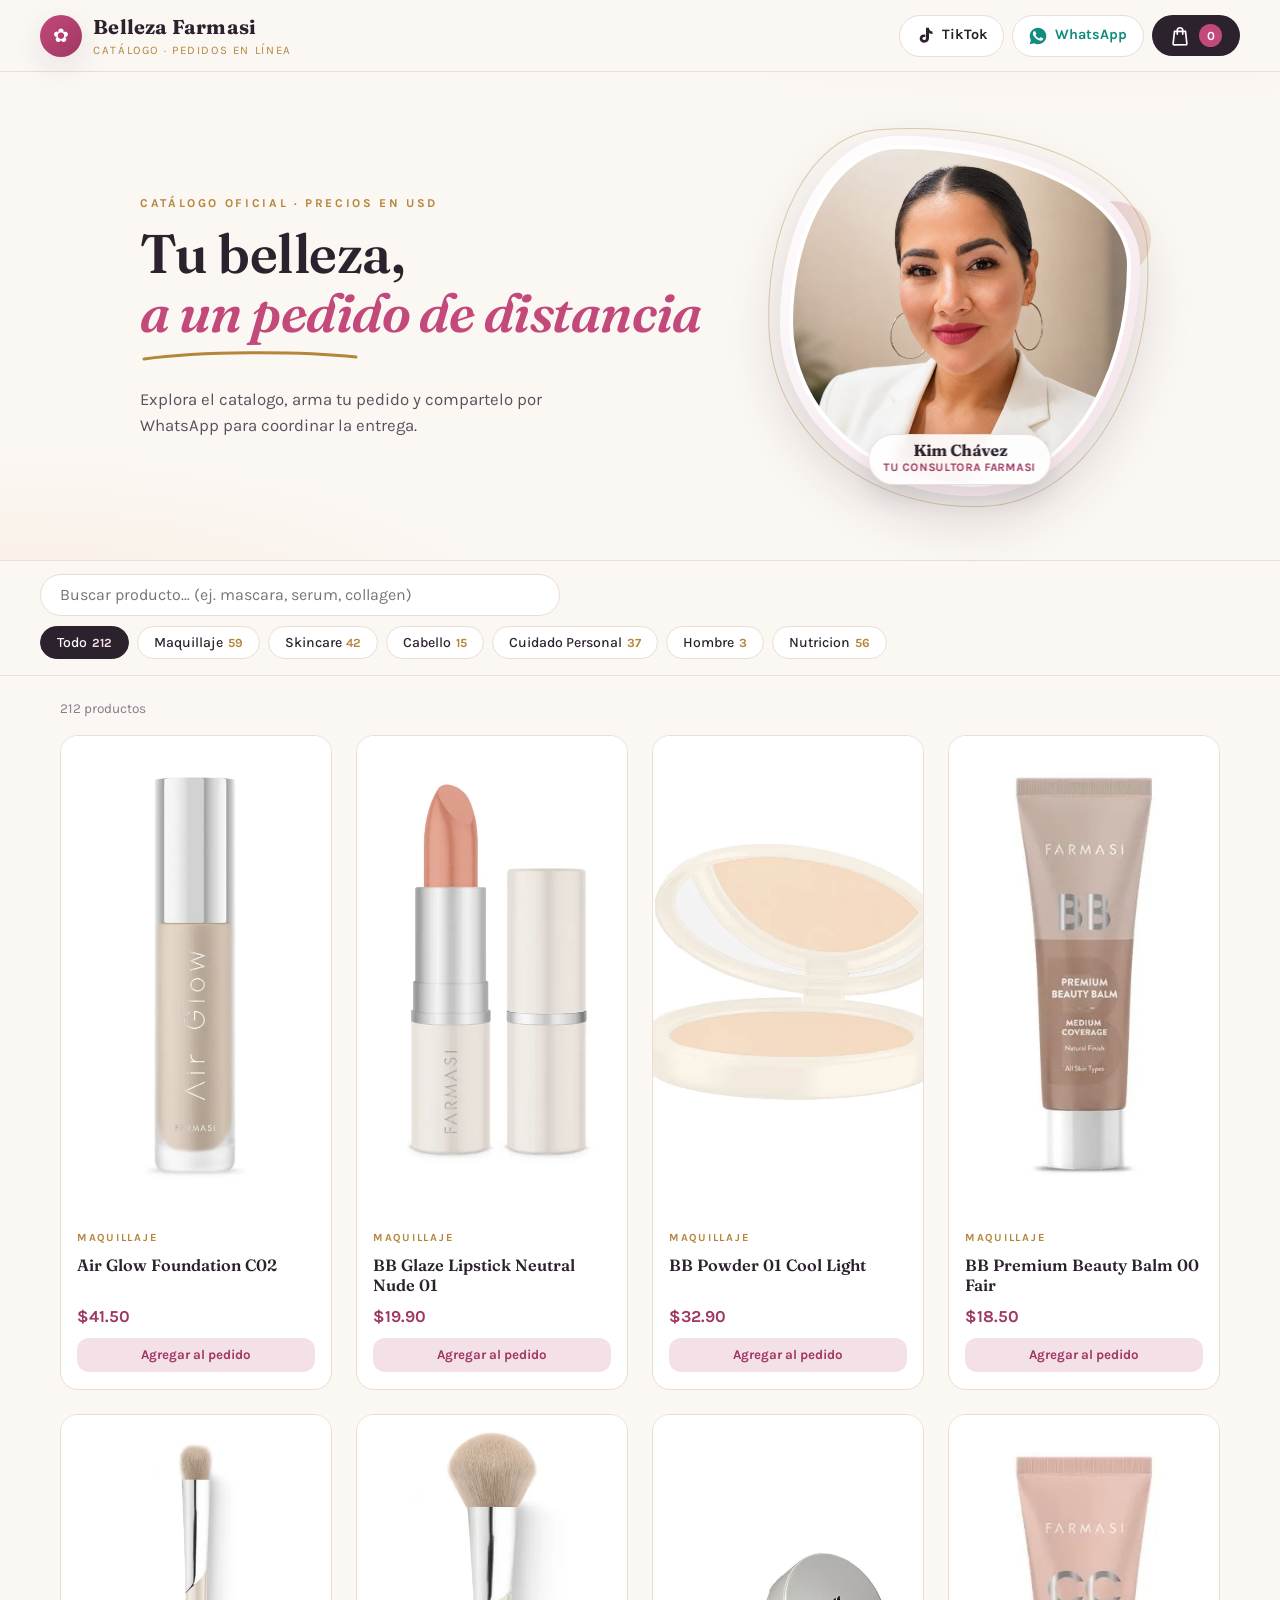
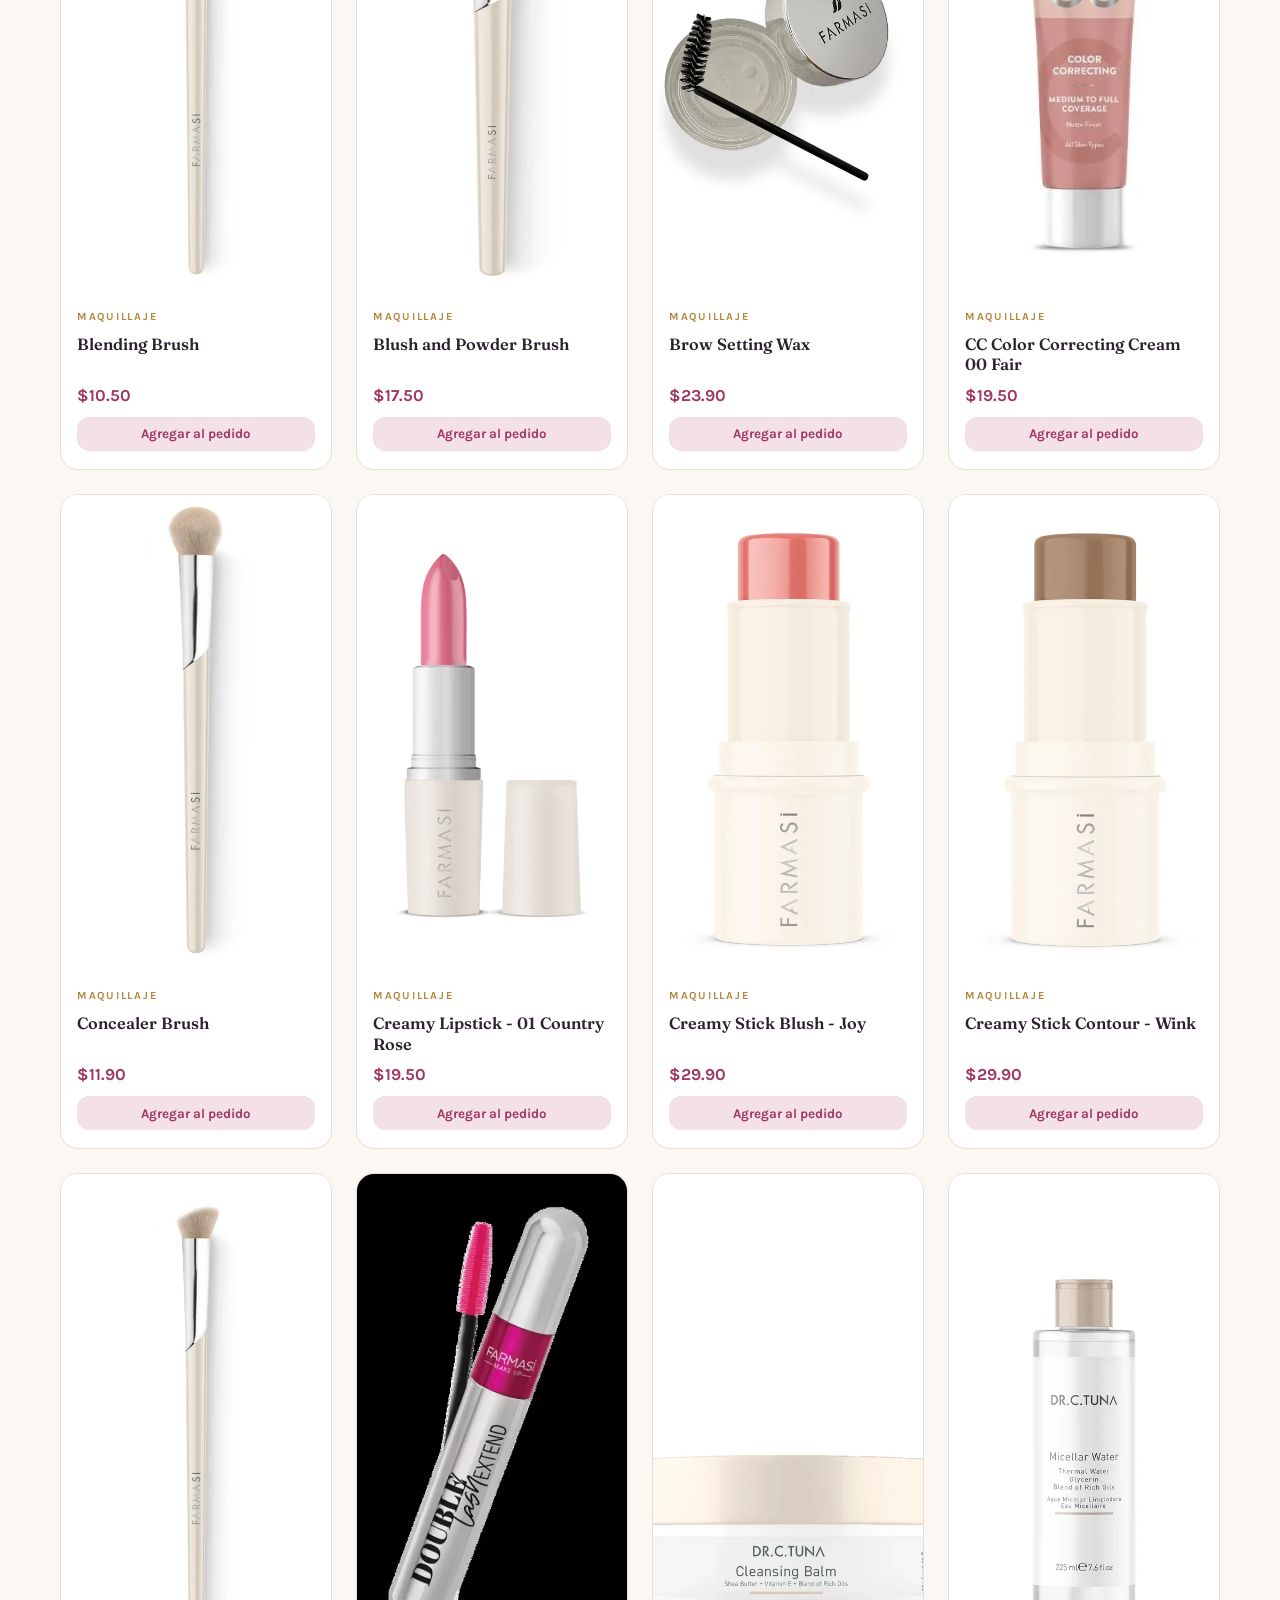
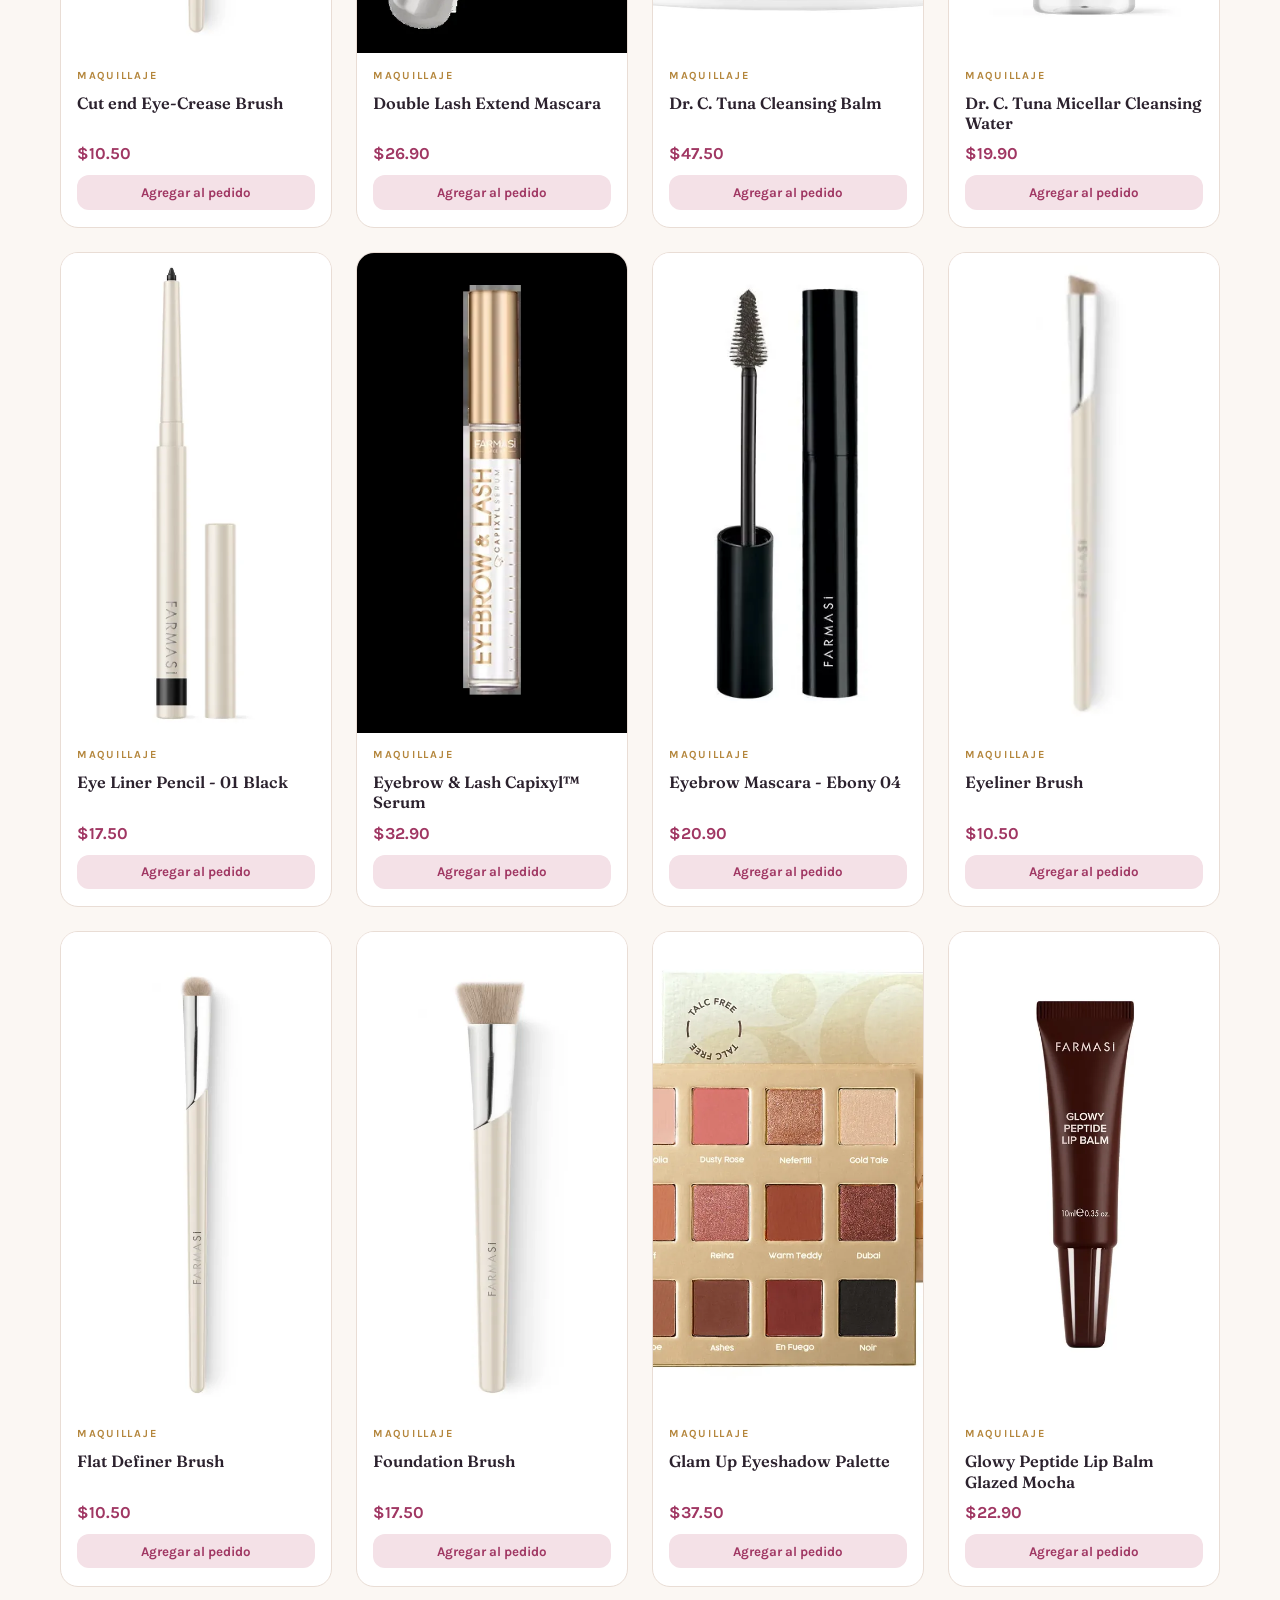
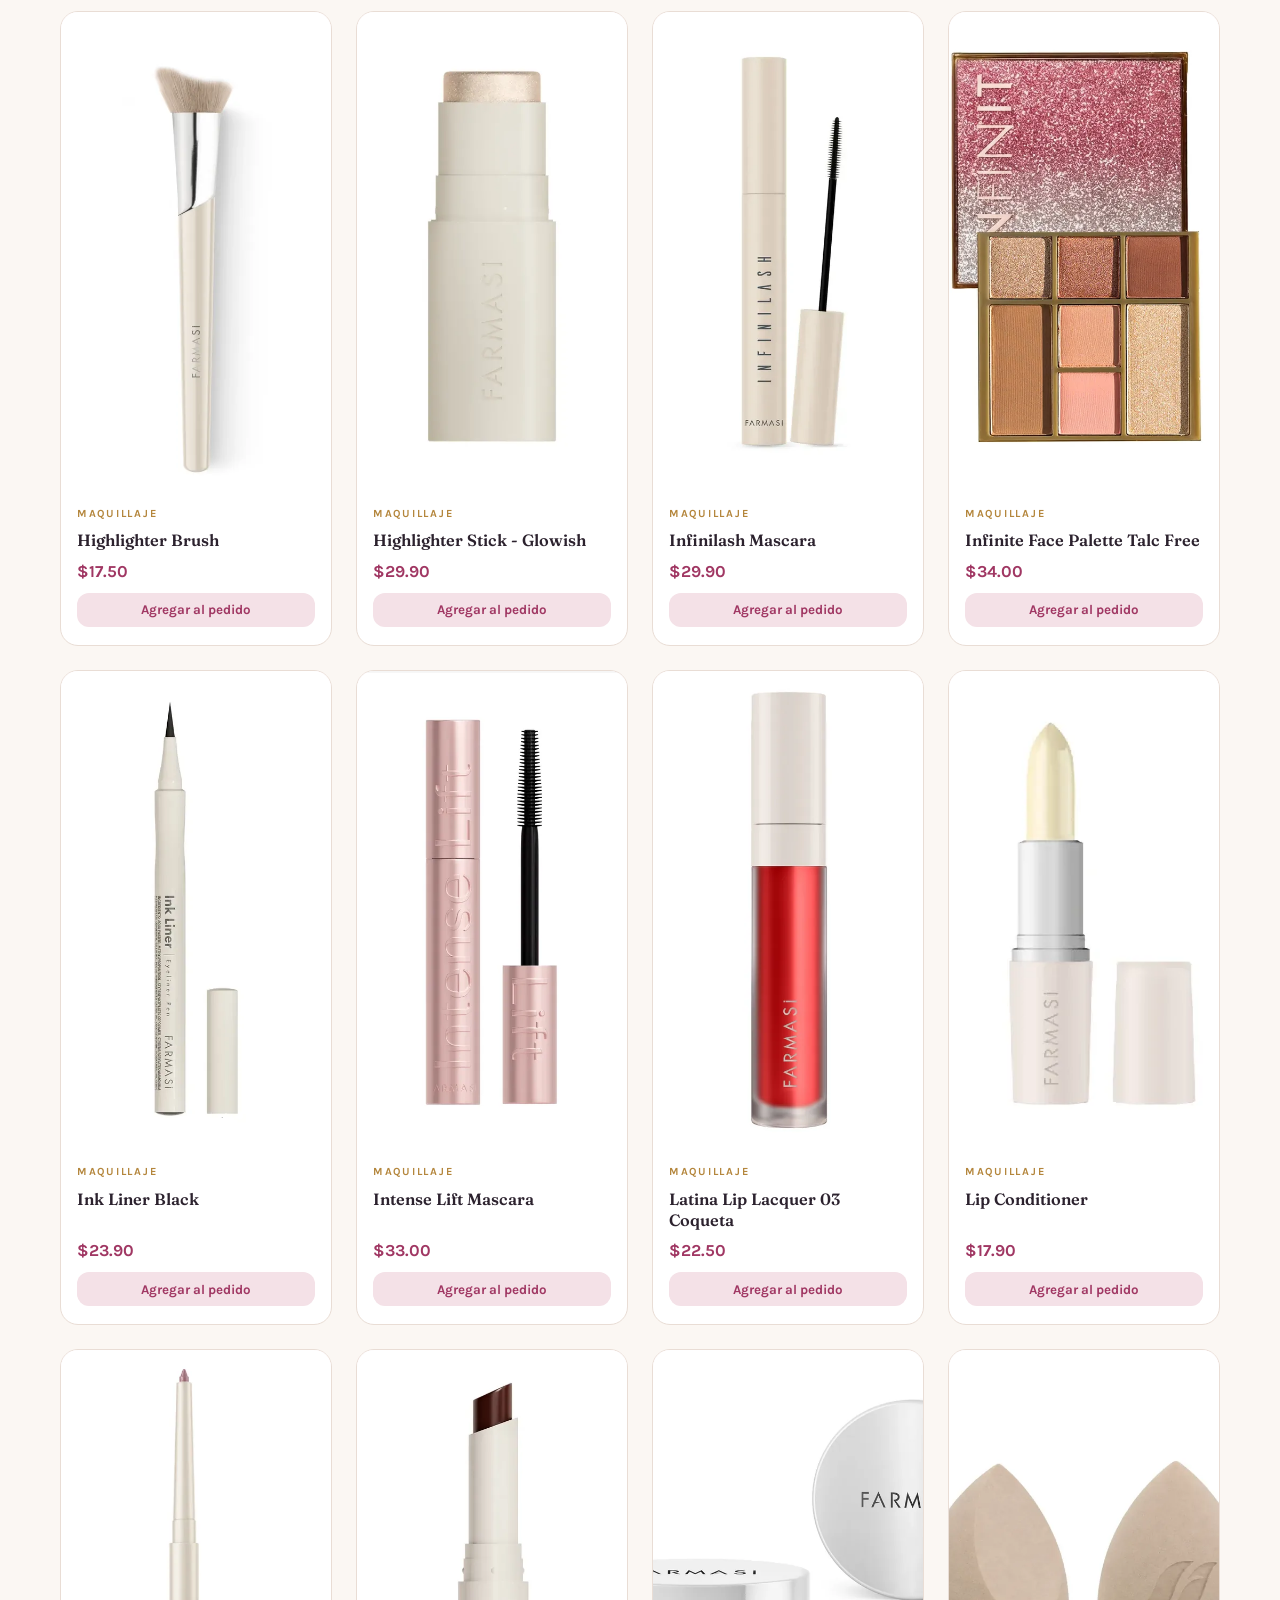
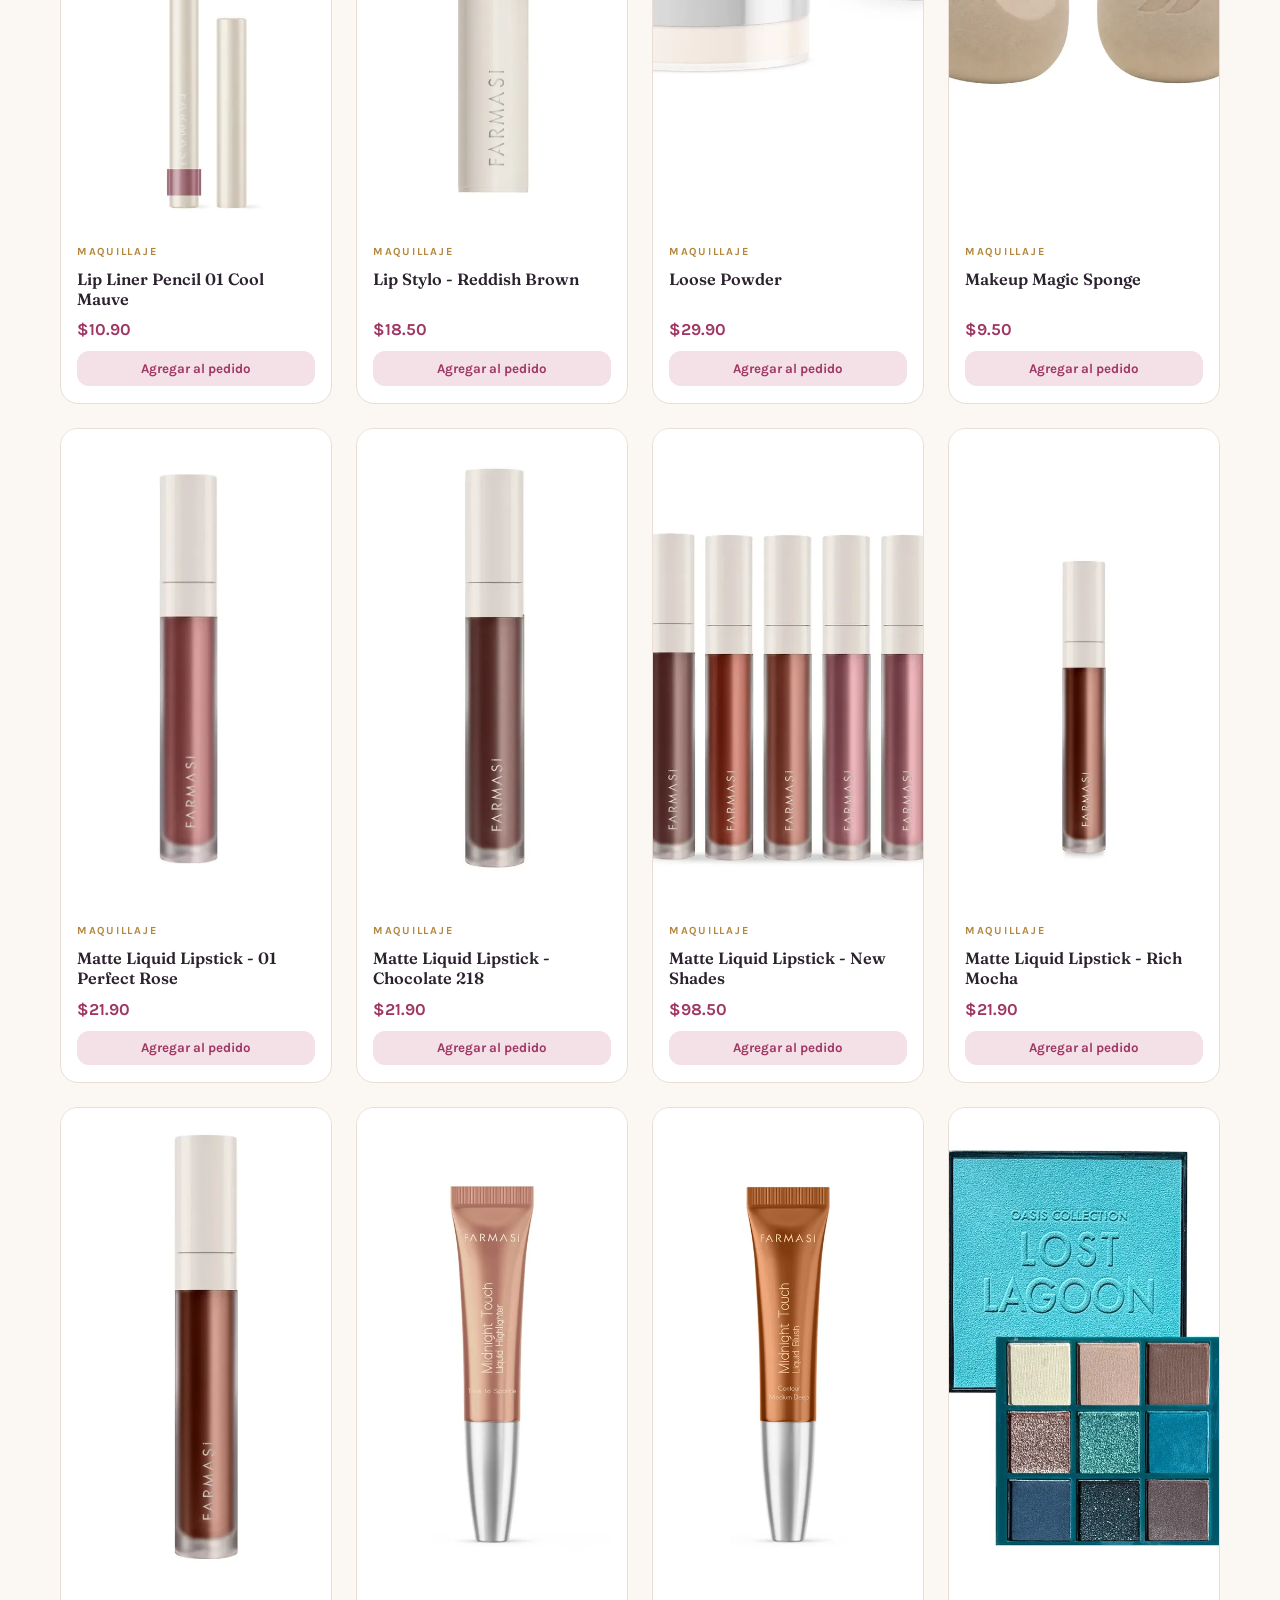
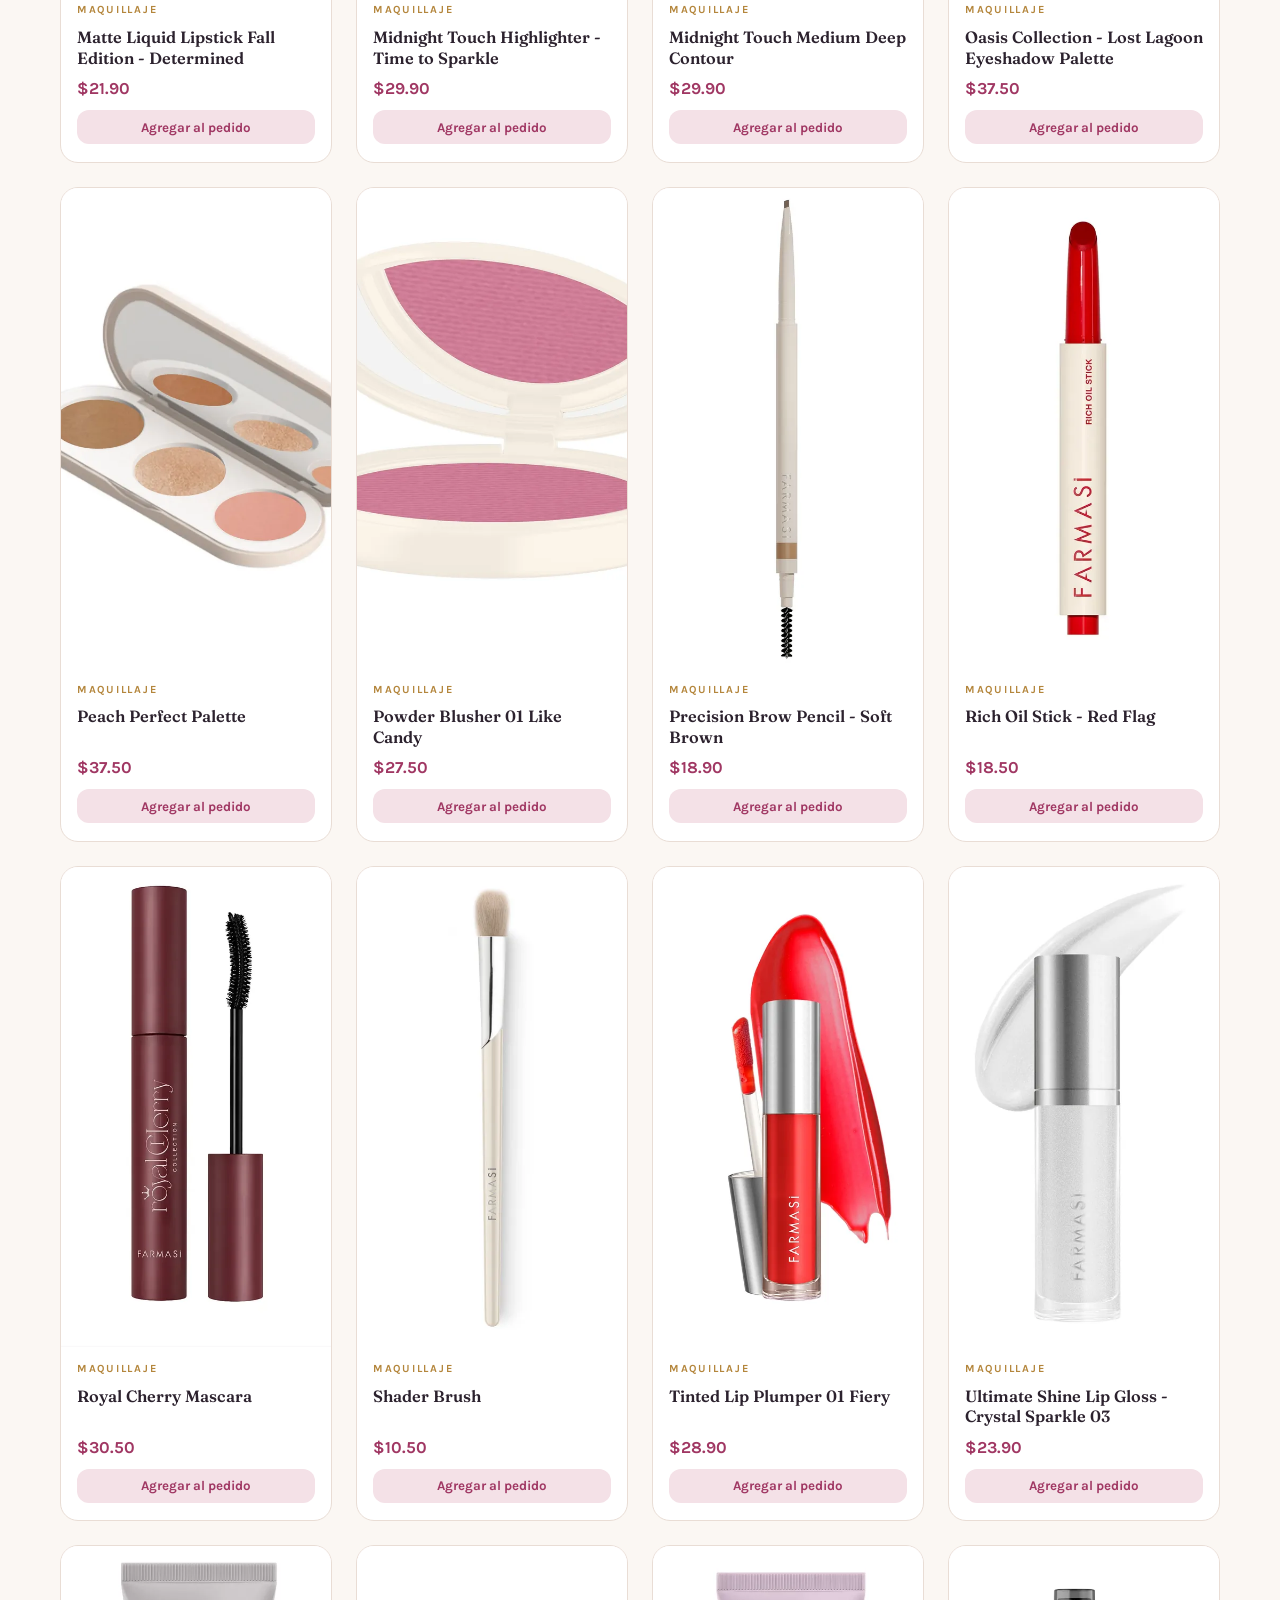
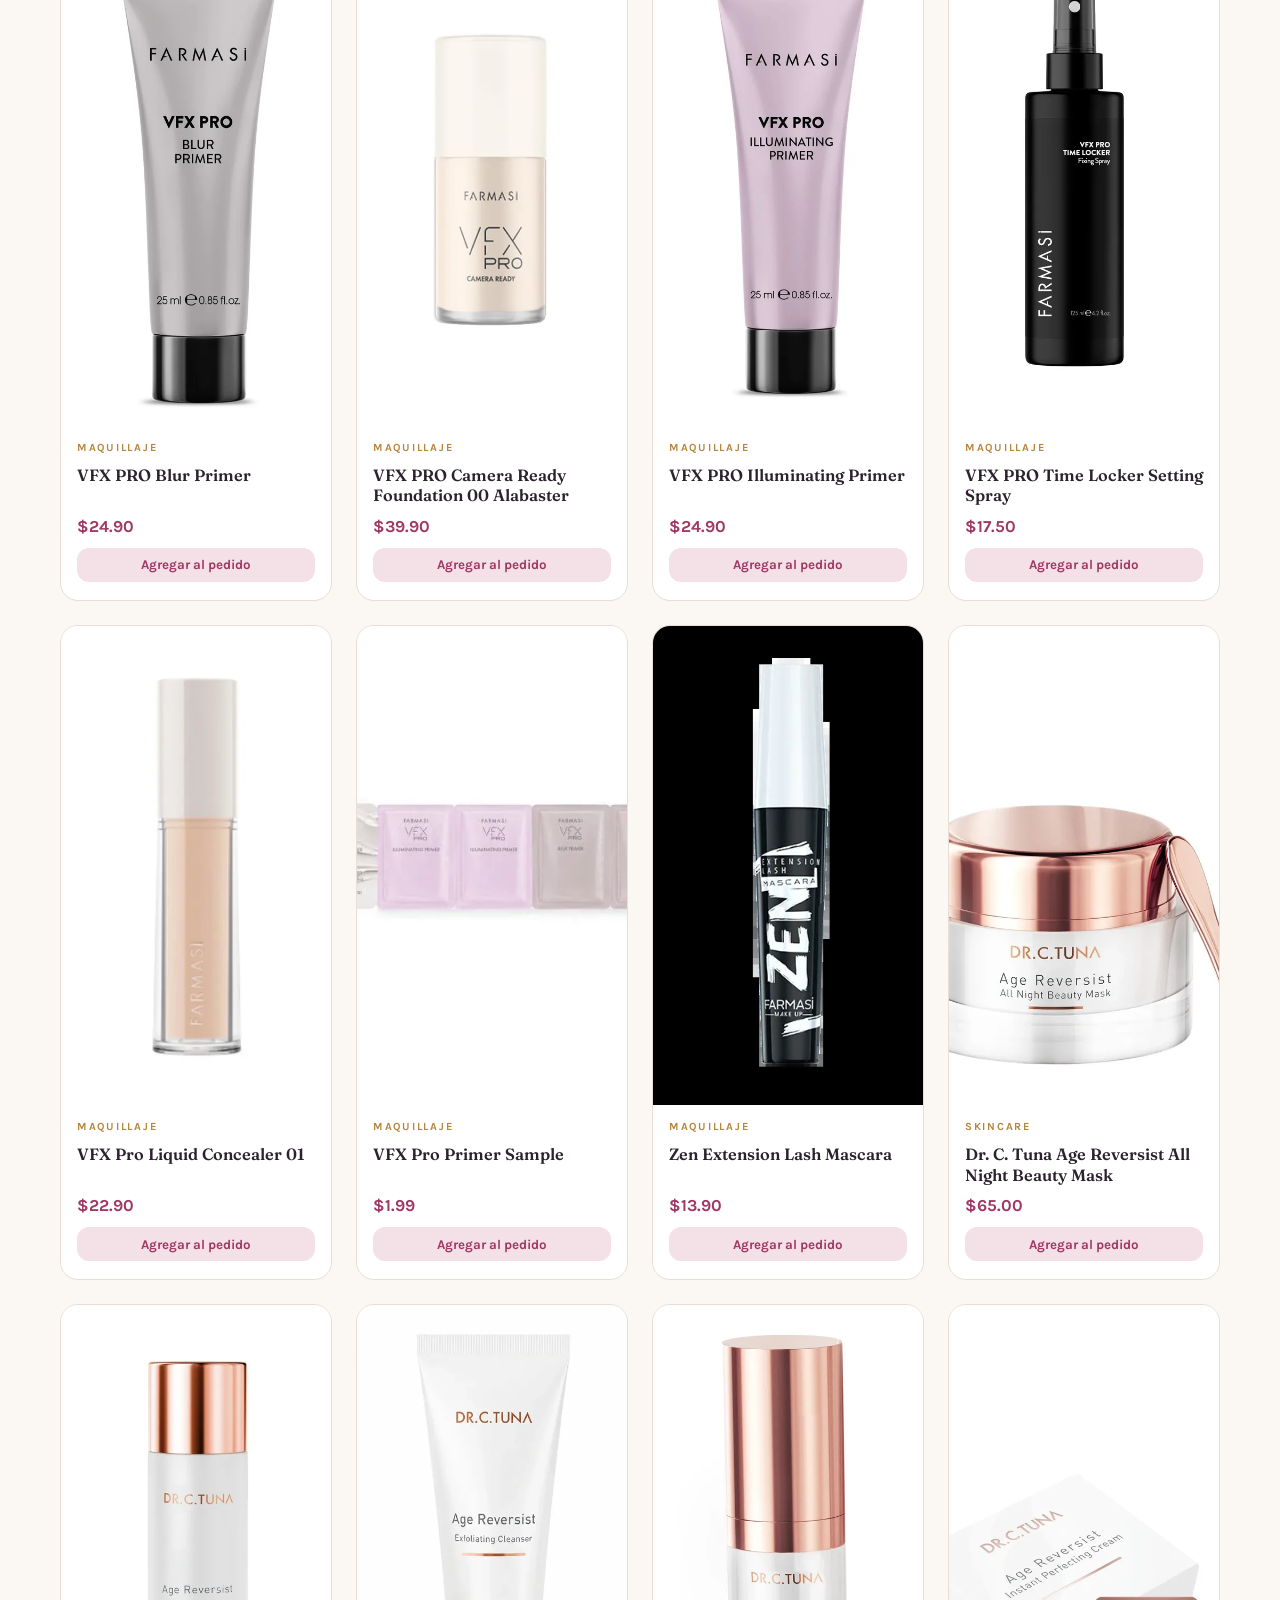
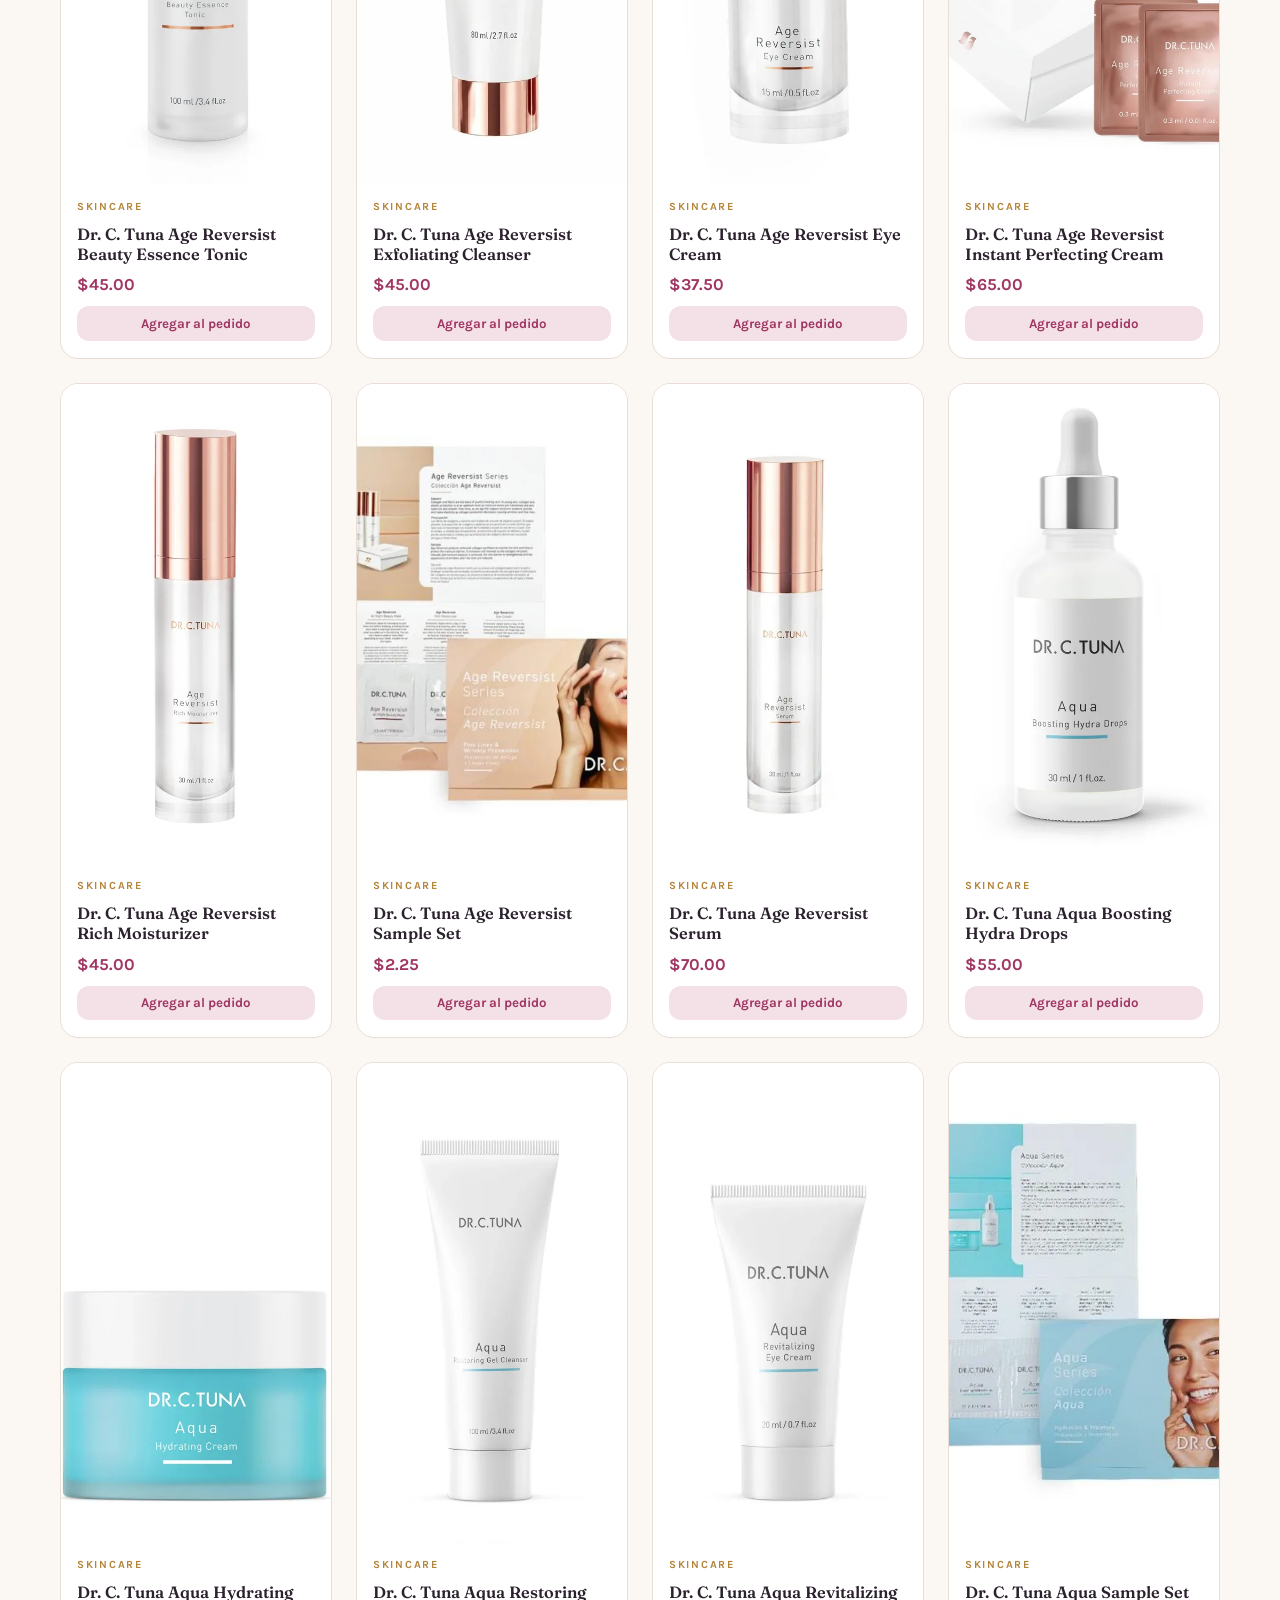
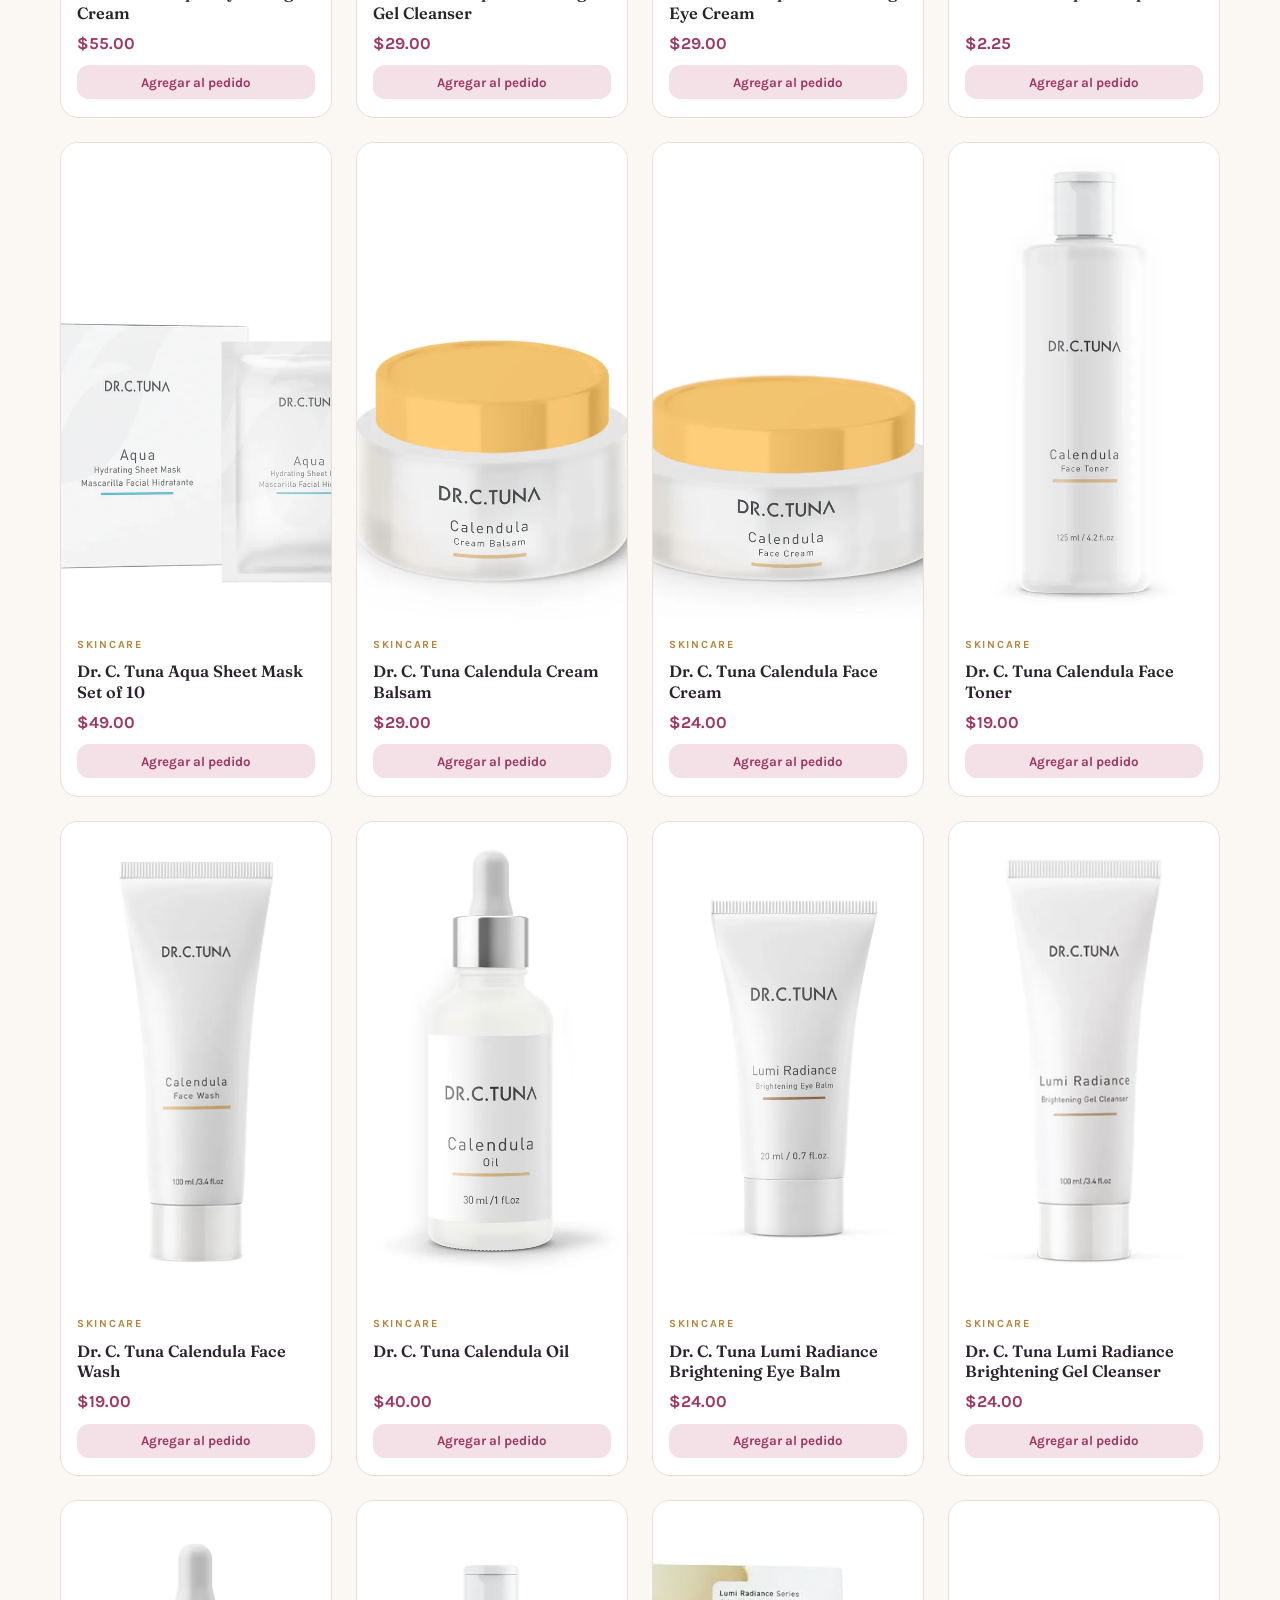
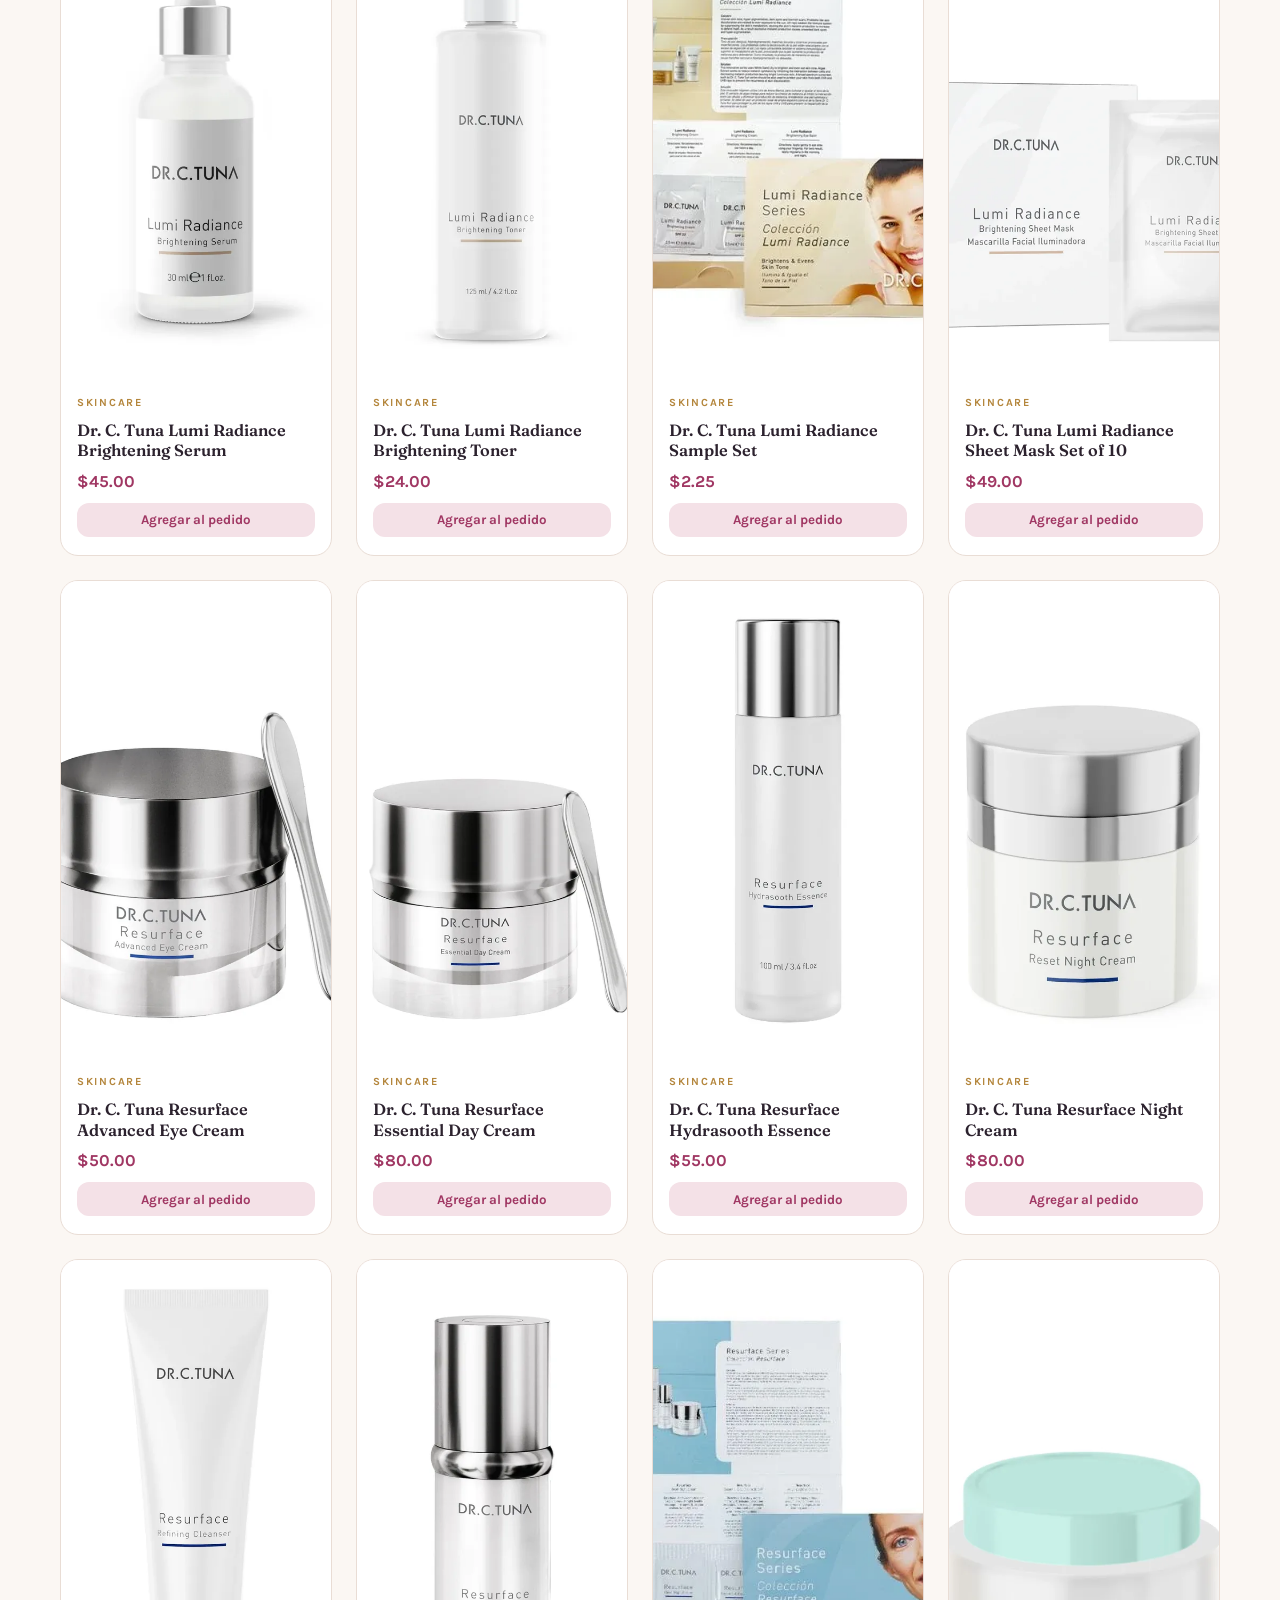
<file: index.html>
<!DOCTYPE html>
<html lang="es">
<head>
<meta charset="UTF-8">
<meta name="viewport" content="width=device-width, initial-scale=1.0">
<title>Belleza Farmasi · Catalogo</title>
<meta name="description" content="Catalogo Farmasi con pedido compartible por WhatsApp. Maquillaje, skincare, nutricion y mas.">
<link rel="preconnect" href="https://fonts.googleapis.com">
<link rel="preconnect" href="https://fonts.gstatic.com" crossorigin>
<link href="https://fonts.googleapis.com/css2?family=Fraunces:opsz,wght@9..144,400;9..144,600;9..144,700&family=Karla:wght@400;500;700&display=swap" rel="stylesheet">
<link rel="stylesheet" href="styles.css">
</head>
<body>

<header class="topbar">
  <div class="brand">
    <span class="brand-mark">✿</span>
    <div>
      <h1 class="brand-name" id="storeName">Belleza Farmasi</h1>
      <p class="brand-sub" id="storeTagline">Catálogo · Pedidos en línea</p>
    </div>
  </div>
  <div class="top-actions">
    <a class="social-btn tiktok-btn" href="https://www.tiktok.com/@kimchavezgo?_r=1&_t=ZS-980wcHOgFwu" target="_blank" rel="noopener" aria-label="Ver TikTok de Kim">
      <svg viewBox="0 0 24 24" width="20" height="20" fill="currentColor" aria-hidden="true"><path d="M16.7 2c.3 2.7 1.8 4.3 4.3 4.5v3.1c-1.5.1-2.9-.4-4.2-1.2v6.4c0 3.2-2.4 5.3-5.7 5.3-3.1 0-5.5-2-5.5-5.1 0-3.6 3.4-5.7 6.8-4.6v3.2c-.5-.2-.9-.3-1.3-.3-1.2 0-2.2.7-2.2 1.8 0 1 .8 1.7 2 1.7 1.3 0 2.3-.7 2.3-2.5V2h3.5z"/></svg>
      <span>TikTok</span>
    </a>
    <a class="social-btn whatsapp-btn" id="whatsappTopLink" href="https://wa.me/50670099715" target="_blank" rel="noopener" aria-label="Escribir por WhatsApp">
      <svg viewBox="0 0 24 24" width="20" height="20" fill="currentColor" aria-hidden="true"><path d="M12.04 2C6.57 2 2.13 6.44 2.13 11.91c0 1.75.46 3.46 1.33 4.96L2 22l5.25-1.38a9.92 9.92 0 0 0 4.79 1.22h.01c5.47 0 9.91-4.44 9.91-9.91C21.96 6.45 17.52 2 12.04 2zm5.82 14.12c-.25.71-1.45 1.36-2.03 1.45-.52.08-1.17.12-1.89-.12-.44-.14-1-.32-1.72-.63-3.02-1.3-4.99-4.34-5.14-4.54-.15-.2-1.23-1.64-1.23-3.13s.78-2.22 1.06-2.52c.28-.3.61-.37.81-.37h.58c.18.01.43-.07.67.51.25.6.85 2.08.92 2.23.08.15.13.33.03.53-.1.2-.15.33-.3.51-.15.18-.32.4-.45.53-.15.15-.31.31-.13.61.18.3.8 1.32 1.72 2.14 1.18 1.05 2.18 1.38 2.48 1.53.3.15.48.13.66-.08.18-.2.76-.88.96-1.18.2-.3.4-.25.68-.15.28.1 1.77.83 2.07.98.3.15.5.23.58.36.08.13.08.76-.17 1.47z"/></svg>
      <span>WhatsApp</span>
    </a>
    <button class="cart-btn" id="cartBtn" aria-label="Ver mi pedido">
      <svg viewBox="0 0 24 24" width="22" height="22" fill="none" stroke="currentColor" stroke-width="1.8" stroke-linecap="round" stroke-linejoin="round"><path d="M6 7h12l1.5 13.5a1 1 0 0 1-1 1.1H5.5a1 1 0 0 1-1-1.1L6 7z"/><path d="M9 10V6a3 3 0 0 1 6 0v4"/></svg>
      <span class="cart-count" id="cartCount">0</span>
    </button>
  </div>
</header>

<section class="hero">
  <div class="hero-inner">
    <div class="hero-content">
      <p class="hero-eyebrow">Catálogo oficial · Precios en USD</p>
      <h2 class="hero-title">Tu belleza,<br><em>a un pedido de distancia</em></h2>
      <svg class="hero-underline" viewBox="0 0 220 14" aria-hidden="true"><path d="M4 10 C 60 2, 160 2, 216 8" fill="none" stroke="currentColor" stroke-width="3" stroke-linecap="round"/></svg>
      <p class="hero-copy">Explora el catalogo, arma tu pedido y compartelo por WhatsApp para coordinar la entrega.</p>
    </div>
    <figure class="hero-photo-card" aria-label="Kim Chávez, consultora Farmasi">
      <img src="Datos de Kim/WhatsApp Image 2026-07-13 at 7.59.50 PM.jpeg" alt="Kim Chávez">
      <figcaption>
        <strong>Kim Chávez</strong>
        <span>Tu consultora Farmasi</span>
      </figcaption>
    </figure>
  </div>
</section>

<nav class="filters" aria-label="Secciones del catálogo">
  <div class="search-wrap">
    <input type="search" id="searchInput" placeholder="Buscar producto… (ej. mascara, serum, collagen)" aria-label="Buscar producto">
  </div>
  <div class="chips" id="chips"></div>
</nav>

<main>
  <p class="results-info" id="resultsInfo"></p>
  <div class="grid" id="grid"></div>
</main>

<footer class="footer">
  <p>Vendedora independiente de FARMASI. Los precios y presentaciones corresponden al catálogo vigente.</p>
  <p><a id="farmasiLink" href="#" target="_blank" rel="noopener">Ver mi página oficial Farmasi ↗</a></p>
</footer>

<!-- Lightbox -->
<div class="lightbox" id="lightbox" hidden>
  <button class="lightbox-close" id="lightboxClose" aria-label="Cerrar">✕</button>
  <img id="lightboxImg" alt="Imagen del producto">
</div>

<!-- Modal: agregar al pedido -->
<div class="modal-backdrop" id="modalBackdrop" hidden>
  <div class="modal" role="dialog" aria-modal="true" aria-labelledby="modalTitle">
    <h3 id="modalTitle">Agregar al pedido</h3>
    <p class="modal-product" id="modalProduct"></p>
    <div class="field" id="variantField">
      <label>Precio / presentación</label>
      <div class="variant-row" id="variantRow"></div>
    </div>
    <div class="field">
      <label for="qtyInput">Cantidad</label>
      <div class="qty-row">
        <button type="button" class="qty-btn" id="qtyMinus" aria-label="Menos">−</button>
        <input id="qtyInput" type="number" min="1" value="1" inputmode="numeric">
        <button type="button" class="qty-btn" id="qtyPlus" aria-label="Más">+</button>
      </div>
    </div>
    <div class="field">
      <label for="noteInput">Tono, aroma o código <span class="opt">(opcional — míralo en la página del catálogo)</span></label>
      <input id="noteInput" type="text" placeholder="Ej. 04 Plush Blush · 1001390">
    </div>
    <div class="modal-actions">
      <button class="btn ghost" id="modalCancel">Cancelar</button>
      <button class="btn solid" id="modalAdd">Agregar ✓</button>
    </div>
  </div>
</div>

<!-- Drawer: carrito / pedido -->
<div class="drawer-backdrop" id="drawerBackdrop" hidden></div>
<aside class="drawer" id="drawer" aria-label="Mi pedido" hidden>
  <div class="drawer-head">
    <h3>Mi pedido</h3>
    <button class="drawer-close" id="drawerClose" aria-label="Cerrar">✕</button>
  </div>
  <div class="drawer-items" id="drawerItems"></div>
  <div class="drawer-empty" id="drawerEmpty">
    <p>Tu pedido está vacío.</p>
    <p class="drawer-empty-sub">Explora el catálogo y toca «Agregar» en lo que te guste.</p>
  </div>
  <div class="drawer-foot" id="drawerFoot">
    <div class="total-row"><span>Total estimado</span><strong id="totalAmount">$0.00</strong></div>
    <div class="field"><label for="clientName">Nombre</label><input id="clientName" type="text" autocomplete="name" placeholder="Opcional"></div>
    <div class="field"><label for="clientPhone">Telefono</label><input id="clientPhone" type="tel" inputmode="tel" autocomplete="tel" placeholder="Opcional"></div>
    <div class="field"><label for="clientAddr">Dirección o punto de entrega</label><input id="clientAddr" type="text" placeholder="Opcional"></div>
    <button class="btn solid wide" id="sendOrder">Compartir por WhatsApp</button>
    <p class="foot-note" id="footNote">No se guarda ninguna cuenta. El pedido se comparte como texto.</p>
  </div>
</aside>

<div class="toast" id="toast" hidden></div>

<script src="config.js"></script>
<script src="app.js"></script>
</body>
</html>
</file>
<file: styles.css>
/* ============================================================
   Belleza Farmasi — identidad visual
   Paleta: Porcelana #FBF7F3 · Tinta #2C222E · Rosa #C2497A
           Oro #B4863C · Blush #F4E1E7
   Tipos:  Fraunces (display) · Karla (texto)
   ============================================================ */

:root{
  --porcelana:#FBF7F3;
  --tinta:#2C222E;
  --rosa:#C2497A;
  --rosa-osc:#A03763;
  --oro:#B4863C;
  --blush:#F4E1E7;
  --blush-soft:#FAF0F3;
  --linea:#E9DDD5;
  --sombra:0 10px 30px rgba(44,34,46,.10);
  --radio:18px;
  --display:"Fraunces",serif;
  --texto:"Karla",sans-serif;
}
*{box-sizing:border-box;margin:0;padding:0}
html{scroll-behavior:smooth}
body{font-family:var(--texto);background:var(--porcelana);color:var(--tinta);line-height:1.55}
img{max-width:100%;display:block}
button{font-family:inherit;cursor:pointer}
input{font-family:inherit;font-size:1rem}
[hidden]{display:none!important}
:focus-visible{outline:3px solid var(--rosa);outline-offset:2px;border-radius:6px}
@media (prefers-reduced-motion:reduce){*{animation:none!important;transition:none!important}}

/* ---------- Topbar ---------- */
.topbar{
  position:sticky;top:0;z-index:40;
  display:flex;align-items:center;justify-content:space-between;gap:1rem;
  padding:.7rem clamp(1rem,4vw,2.5rem);
  background:rgba(251,247,243,.92);backdrop-filter:blur(10px);
  border-bottom:1px solid var(--linea);
}
.brand{display:flex;align-items:center;gap:.7rem}
.brand-mark{
  display:grid;place-items:center;width:42px;height:42px;border-radius:50%;
  background:linear-gradient(135deg,var(--rosa),var(--rosa-osc));
  color:#fff;font-size:1.2rem;box-shadow:var(--sombra);
}
.brand-name{font-family:var(--display);font-weight:700;font-size:1.25rem;letter-spacing:.01em}
.brand-sub{font-size:.72rem;letter-spacing:.14em;text-transform:uppercase;color:var(--oro)}
.cart-btn{
  display:flex;align-items:center;gap:.5rem;
  background:var(--tinta);color:#fff;border:none;border-radius:999px;
  padding:.55rem 1.1rem;font-weight:700;font-size:.9rem;
  transition:transform .15s ease, background .15s ease;
}
.cart-btn:hover{background:var(--rosa-osc);transform:translateY(-1px)}
.social-btn{
  display:inline-flex;align-items:center;justify-content:center;gap:.45rem;
  min-height:42px;border:1.5px solid var(--linea);border-radius:999px;
  background:#fff;color:var(--tinta);padding:.5rem .95rem;
  font-weight:700;font-size:.9rem;text-decoration:none;
  transition:transform .15s ease,border-color .15s ease,color .15s ease;
}
.social-btn:hover{border-color:var(--rosa);color:var(--rosa-osc);transform:translateY(-1px)}
.whatsapp-btn{color:#128C7E}
.whatsapp-btn:hover{border-color:#25D366;color:#075E54}
.cart-count{
  background:var(--rosa);border-radius:999px;min-width:1.45rem;height:1.45rem;
  display:grid;place-items:center;font-size:.78rem;padding:0 .3rem;
}
@media (max-width:560px){
  .brand-sub{display:none}
  .social-btn{width:42px;padding:.5rem}
  .social-btn span{display:none}
}
@media (max-width:480px){.cart-label{display:none}}

/* ---------- Hero ---------- */
.hero{
  background:
    radial-gradient(1200px 400px at 85% -50%, var(--blush) 0%, transparent 70%),
    radial-gradient(800px 300px at 0% 120%, #F8ECE0 0%, transparent 70%);
  border-bottom:1px solid var(--linea);
}
.hero-inner{
  max-width:1080px;margin:0 auto;padding:clamp(2.2rem,6vw,4rem) clamp(1rem,4vw,2.5rem);
  display:grid;grid-template-columns:minmax(0,1fr) minmax(260px,360px);
  align-items:center;gap:clamp(1.8rem,5vw,4rem);
}
.hero-content{min-width:0}
.hero-eyebrow{font-size:.75rem;letter-spacing:.22em;text-transform:uppercase;color:var(--oro);font-weight:700;margin-bottom:.8rem}
.hero-title{
  font-family:var(--display);font-weight:600;
  font-size:clamp(2rem,5.5vw,3.4rem);line-height:1.08;letter-spacing:-.01em;
}
.hero-title em{font-style:italic;color:var(--rosa)}
.hero-underline{width:clamp(140px,24vw,220px);color:var(--oro);margin:.4rem 0 1rem}
.hero-underline path{stroke-dasharray:230;stroke-dashoffset:230;animation:draw 1.1s .3s ease forwards}
@keyframes draw{to{stroke-dashoffset:0}}
.hero-copy{max-width:46ch;color:#5c4f5e;font-size:1.05rem}
.hero-photo-card{
  position:relative;justify-self:center;width:min(100%,360px);aspect-ratio:1;
  border-radius:32% 68% 46% 54% / 52% 35% 65% 48%;
  padding:.55rem;background:linear-gradient(145deg,#fff,var(--blush));
  box-shadow:0 22px 55px rgba(44,34,46,.16);
}
.hero-photo-card::before{
  content:"";position:absolute;inset:-.75rem;border:1.5px solid rgba(180,134,60,.38);
  border-radius:inherit;transform:rotate(-4deg);z-index:-1;
}
.hero-photo-card::after{
  content:"";position:absolute;right:-.7rem;top:18%;width:76px;height:76px;border-radius:50%;
  background:linear-gradient(135deg,var(--rosa),var(--oro));opacity:.2;z-index:-1;
}
.hero-photo-card img{
  width:100%;height:100%;object-fit:cover;object-position:center top;
  border-radius:inherit;border:4px solid #fff;
}
.hero-photo-card figcaption{
  position:absolute;left:50%;bottom:.7rem;transform:translateX(-50%);
  width:max-content;max-width:86%;background:rgba(255,255,255,.9);
  border:1px solid rgba(233,221,213,.9);border-radius:999px;
  padding:.45rem .9rem;box-shadow:0 10px 25px rgba(44,34,46,.12);
  text-align:center;backdrop-filter:blur(8px);
}
.hero-photo-card strong{display:block;font-family:var(--display);font-size:1rem;line-height:1.05;color:var(--tinta)}
.hero-photo-card span{display:block;font-size:.72rem;color:var(--rosa-osc);font-weight:700;letter-spacing:.06em;text-transform:uppercase}
@media (max-width:760px){
  .hero-inner{grid-template-columns:1fr;text-align:center;padding-top:2rem}
  .hero-underline{margin-left:auto;margin-right:auto}
  .hero-copy{margin:0 auto}
  .hero-photo-card{width:min(78vw,320px)}
}

/* ---------- Filtros ---------- */
.filters{
  position:sticky;top:58px;z-index:30;
  background:rgba(251,247,243,.95);backdrop-filter:blur(8px);
  padding:.8rem clamp(1rem,4vw,2.5rem);border-bottom:1px solid var(--linea);
  display:flex;flex-direction:column;gap:.65rem;
}
.search-wrap input{
  width:100%;max-width:520px;
  border:1.5px solid var(--linea);border-radius:999px;
  padding:.65rem 1.2rem;background:#fff;
}
.search-wrap input:focus{border-color:var(--rosa)}
.chips{display:flex;gap:.5rem;overflow-x:auto;padding-bottom:.2rem;scrollbar-width:none}
.chips::-webkit-scrollbar{display:none}
.chip{
  flex:0 0 auto;border:1.5px solid var(--linea);background:#fff;color:var(--tinta);
  border-radius:999px;padding:.42rem 1rem;font-size:.88rem;font-weight:500;
  transition:all .15s ease;
}
.chip:hover{border-color:var(--rosa)}
.chip.active{background:var(--tinta);color:#fff;border-color:var(--tinta)}
.chip .n{color:var(--oro);font-weight:700;margin-left:.3rem;font-size:.78rem}
.chip.active .n{color:var(--blush)}

/* ---------- Grid ---------- */
main{max-width:1240px;margin:0 auto;padding:1.4rem clamp(1rem,4vw,2.5rem) 4rem}
.results-info{font-size:.85rem;color:#8a7a8c;margin-bottom:1rem}
.grid{
  display:grid;gap:clamp(.9rem,2vw,1.5rem);
  grid-template-columns:repeat(auto-fill,minmax(230px,1fr));
}
.card{
  background:#fff;border:1px solid var(--linea);border-radius:var(--radio);
  overflow:hidden;display:flex;flex-direction:column;
  transition:transform .18s ease, box-shadow .18s ease;
}
.card:hover{transform:translateY(-4px);box-shadow:var(--sombra)}
.card-img{
  position:relative;aspect-ratio:446/792;background:var(--blush-soft);
  cursor:zoom-in;overflow:hidden;
}
.card-img img{width:100%;height:100%;object-fit:cover;object-position:top}
.card-img .zoom-hint{
  position:absolute;right:.6rem;bottom:.6rem;
  background:rgba(44,34,46,.75);color:#fff;font-size:.7rem;
  border-radius:999px;padding:.25rem .65rem;letter-spacing:.05em;
  opacity:0;transition:opacity .15s ease;
}
.card-img:hover .zoom-hint{opacity:1}
.card-body{padding:.9rem 1rem 1.1rem;display:flex;flex-direction:column;gap:.5rem;flex:1}
.card-section{font-size:.68rem;letter-spacing:.16em;text-transform:uppercase;color:var(--oro);font-weight:700}
.card-name{font-family:var(--display);font-weight:600;font-size:1.02rem;line-height:1.25;flex:1}
.card-price{font-weight:700;color:var(--rosa-osc);font-size:1.05rem}
.card-price .from{font-weight:500;font-size:.78rem;color:#8a7a8c}
.card-add{
  border:none;border-radius:12px;background:var(--blush);color:var(--rosa-osc);
  font-weight:700;padding:.6rem;transition:all .15s ease;
}
.card-add:hover{background:var(--rosa);color:#fff}

/* ---------- Lightbox ---------- */
.lightbox{
  position:fixed;inset:0;z-index:80;background:rgba(30,22,32,.9);
  display:flex;align-items:center;justify-content:center;padding:1rem;
}
.lightbox img{max-height:94vh;max-width:96vw;border-radius:12px;box-shadow:0 20px 60px rgba(0,0,0,.5)}
.lightbox-close{
  position:absolute;top:1rem;right:1rem;width:44px;height:44px;border-radius:50%;
  border:none;background:#fff;color:var(--tinta);font-size:1.1rem;font-weight:700;
}

/* ---------- Modal ---------- */
.modal-backdrop{
  position:fixed;inset:0;z-index:70;background:rgba(30,22,32,.55);
  display:flex;align-items:center;justify-content:center;padding:1rem;
}
.modal{
  background:var(--porcelana);border-radius:20px;box-shadow:var(--sombra);
  width:100%;max-width:420px;padding:1.5rem;
  animation:pop .18s ease;
}
@keyframes pop{from{transform:scale(.94);opacity:0}to{transform:scale(1);opacity:1}}
.modal h3{font-family:var(--display);font-size:1.3rem;margin-bottom:.2rem}
.modal-product{color:var(--rosa-osc);font-weight:700;margin-bottom:1rem}
.field{margin-bottom:.9rem}
.field label{display:block;font-size:.82rem;font-weight:700;letter-spacing:.04em;margin-bottom:.35rem}
.field .opt{font-weight:400;color:#8a7a8c}
.field input{
  width:100%;border:1.5px solid var(--linea);border-radius:12px;
  padding:.6rem .9rem;background:#fff;
}
.field input:focus{border-color:var(--rosa)}
.variant-row{display:flex;gap:.5rem;flex-wrap:wrap}
.variant{
  border:1.5px solid var(--linea);background:#fff;border-radius:999px;
  padding:.45rem 1rem;font-weight:700;font-size:.92rem;
}
.variant.active{background:var(--rosa);border-color:var(--rosa);color:#fff}
.qty-row{display:flex;align-items:center;gap:.5rem}
.qty-row input{width:70px;text-align:center;border:1.5px solid var(--linea);border-radius:12px;padding:.55rem}
.qty-btn{
  width:42px;height:42px;border-radius:50%;border:1.5px solid var(--linea);
  background:#fff;font-size:1.2rem;font-weight:700;
}
.qty-btn:hover{border-color:var(--rosa);color:var(--rosa)}
.modal-actions{display:flex;gap:.6rem;justify-content:flex-end;margin-top:.4rem}

.btn{border:none;border-radius:999px;font-weight:700;font-size:.95rem;padding:.7rem 1.4rem;transition:all .15s ease;display:inline-flex;align-items:center;justify-content:center;gap:.5rem}
.btn.solid{background:var(--rosa);color:#fff}
.btn.solid:hover{background:var(--rosa-osc)}
.btn.ghost{background:transparent;color:var(--tinta);border:1.5px solid var(--linea)}
.btn.ghost:hover{border-color:var(--tinta)}
.btn.wide{width:100%}

/* ---------- Drawer ---------- */
.drawer-backdrop{position:fixed;inset:0;z-index:60;background:rgba(30,22,32,.5)}
.drawer{
  position:fixed;top:0;right:0;bottom:0;z-index:65;width:min(430px,100%);
  background:var(--porcelana);box-shadow:-14px 0 40px rgba(0,0,0,.18);
  display:flex;flex-direction:column;
  animation:slide .22s ease;
}
@keyframes slide{from{transform:translateX(30px);opacity:.4}to{transform:none;opacity:1}}
.drawer-head{display:flex;align-items:center;justify-content:space-between;padding:1.1rem 1.3rem;border-bottom:1px solid var(--linea)}
.drawer-head h3{font-family:var(--display);font-size:1.4rem}
.drawer-close{width:38px;height:38px;border-radius:50%;border:1.5px solid var(--linea);background:#fff}
.drawer-items{flex:1;overflow-y:auto;padding:1rem 1.3rem;display:flex;flex-direction:column;gap:.8rem}
.drawer-empty{flex:1;display:none;flex-direction:column;align-items:center;justify-content:center;gap:.3rem;color:#8a7a8c;padding:2rem;text-align:center}
.drawer-empty p:first-child{font-family:var(--display);font-size:1.2rem;color:var(--tinta)}
.item{
  display:grid;grid-template-columns:54px 1fr auto;gap:.7rem;align-items:center;
  background:#fff;border:1px solid var(--linea);border-radius:14px;padding:.6rem;
}
.item img{width:54px;height:74px;object-fit:cover;object-position:top;border-radius:8px}
.item-name{font-weight:700;font-size:.9rem;line-height:1.25}
.item-note{font-size:.78rem;color:#8a7a8c}
.item-price{font-size:.85rem;color:var(--rosa-osc);font-weight:700}
.item-ctrl{display:flex;flex-direction:column;align-items:flex-end;gap:.35rem}
.item-qty{display:flex;align-items:center;gap:.4rem}
.item-qty button{width:26px;height:26px;border-radius:50%;border:1px solid var(--linea);background:#fff;font-weight:700}
.item-del{border:none;background:none;color:#b0648a;font-size:.75rem;text-decoration:underline}
.drawer-foot{border-top:1px solid var(--linea);padding:1rem 1.3rem 1.3rem;background:var(--blush-soft)}
.total-row{display:flex;justify-content:space-between;align-items:baseline;margin-bottom:.9rem;font-size:1rem}
.total-row strong{font-family:var(--display);font-size:1.5rem;color:var(--rosa-osc)}
.foot-note{font-size:.76rem;color:#8a7a8c;text-align:center;margin-top:.6rem}

/* ---------- Footer / toast ---------- */
.footer{border-top:1px solid var(--linea);padding:2rem;text-align:center;font-size:.85rem;color:#8a7a8c}
.footer a{color:var(--rosa-osc);font-weight:700}
.toast{
  position:fixed;left:50%;bottom:1.4rem;transform:translateX(-50%);z-index:90;
  background:var(--tinta);color:#fff;border-radius:999px;padding:.7rem 1.4rem;
  font-weight:700;font-size:.9rem;box-shadow:var(--sombra);
  animation:pop .18s ease;
}

.top-actions{display:flex;align-items:center;gap:.5rem}
</file>
